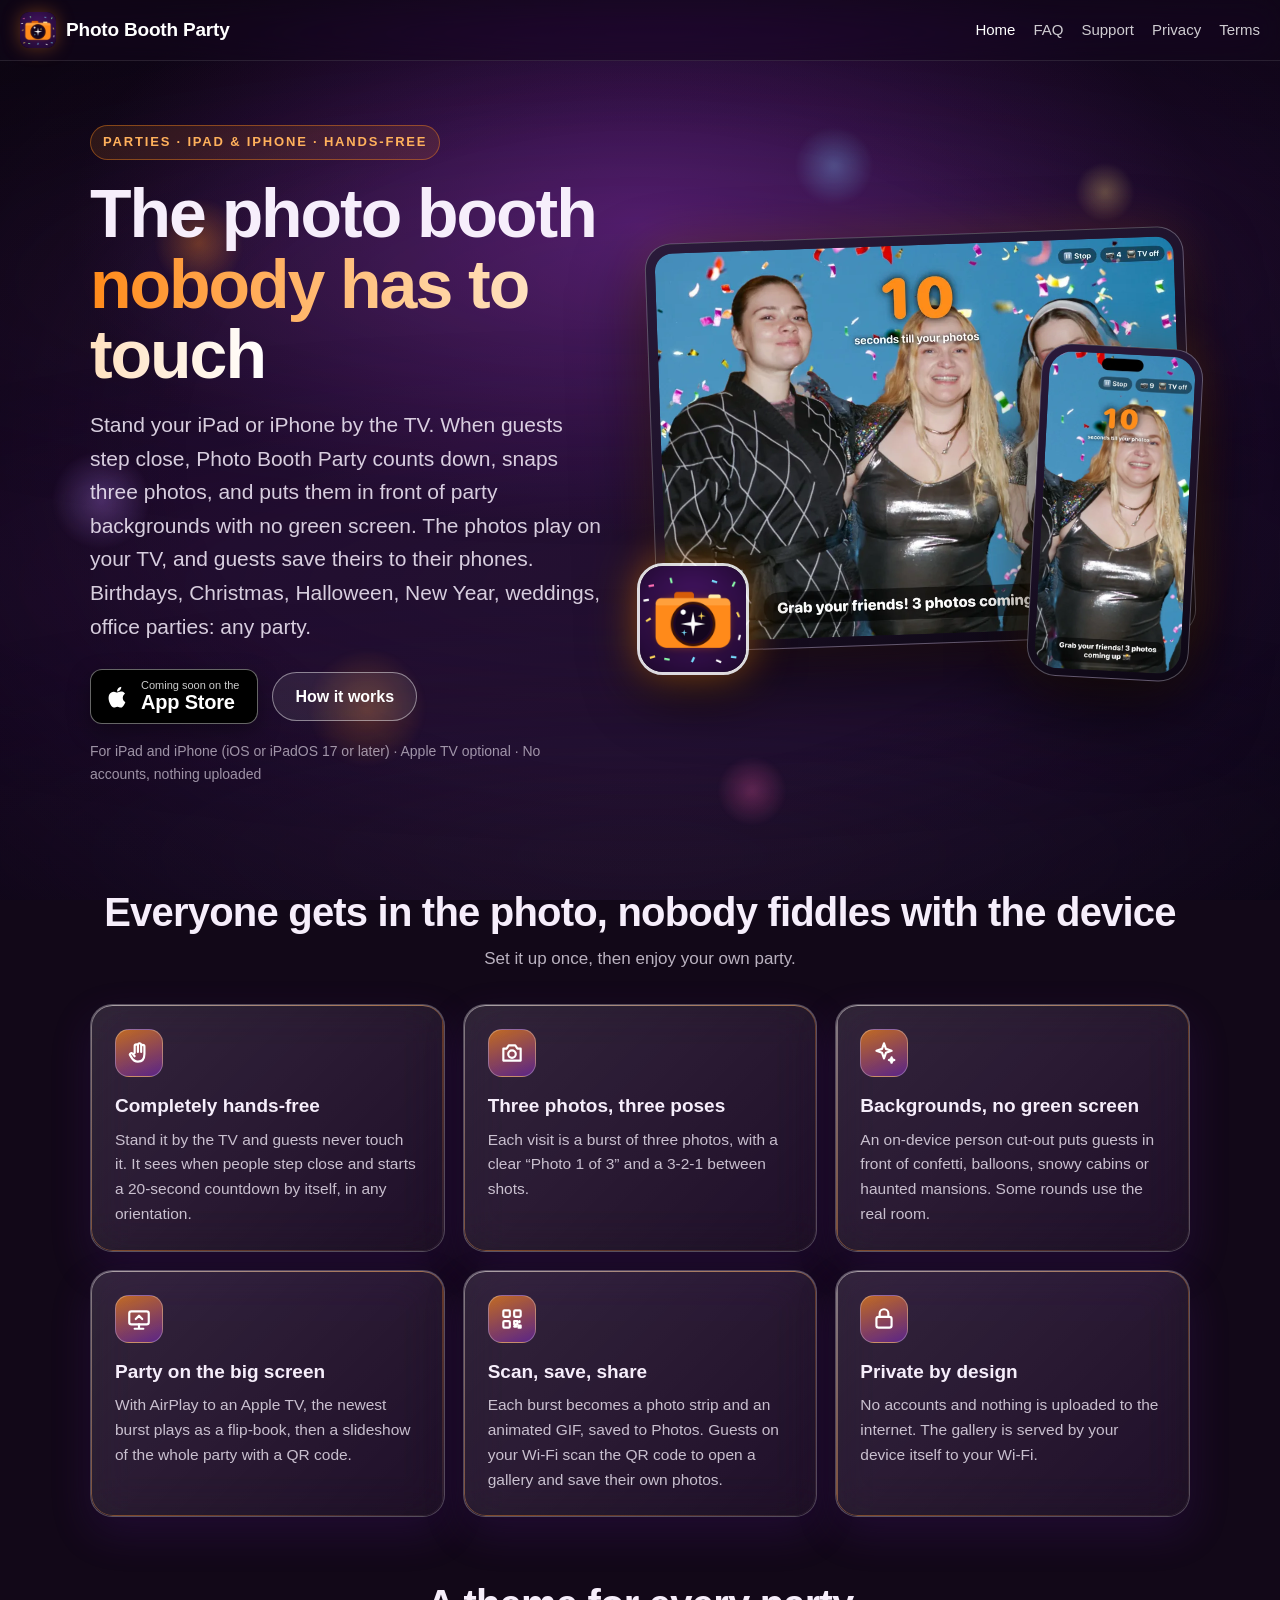
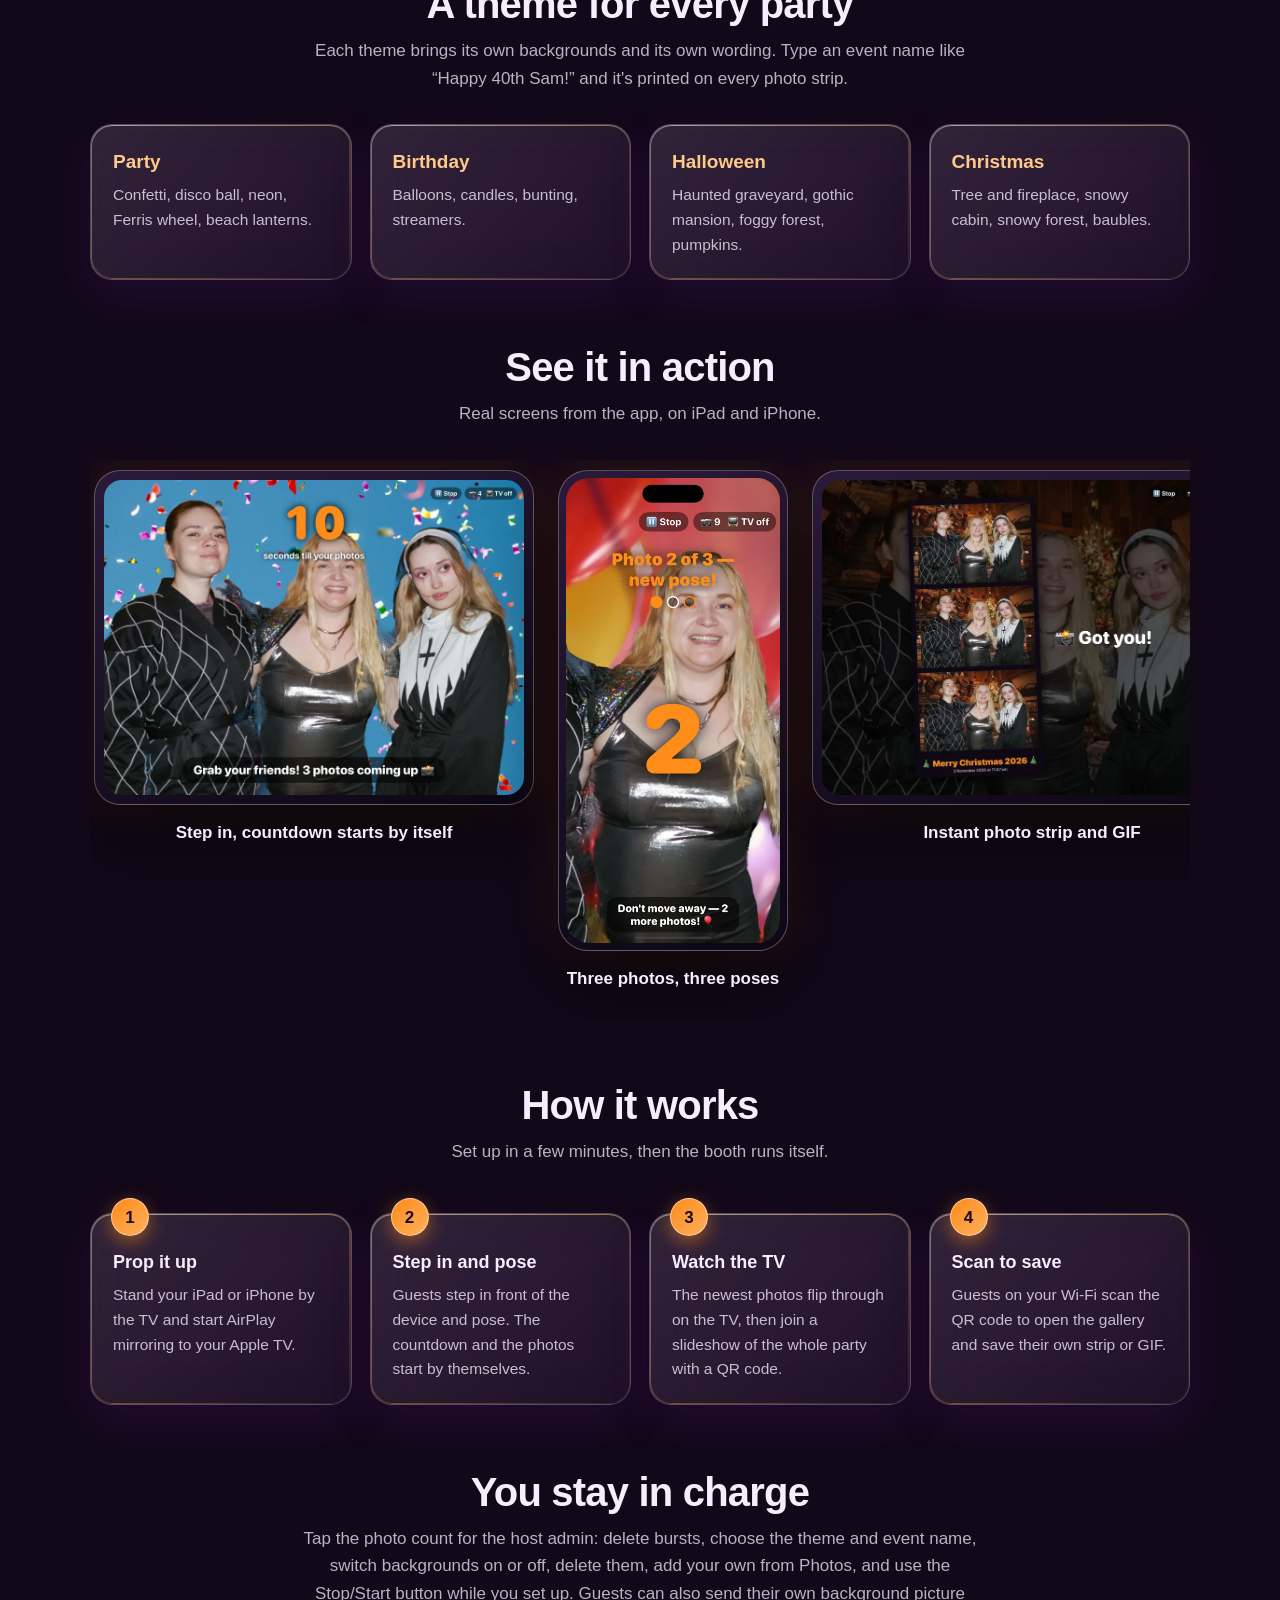
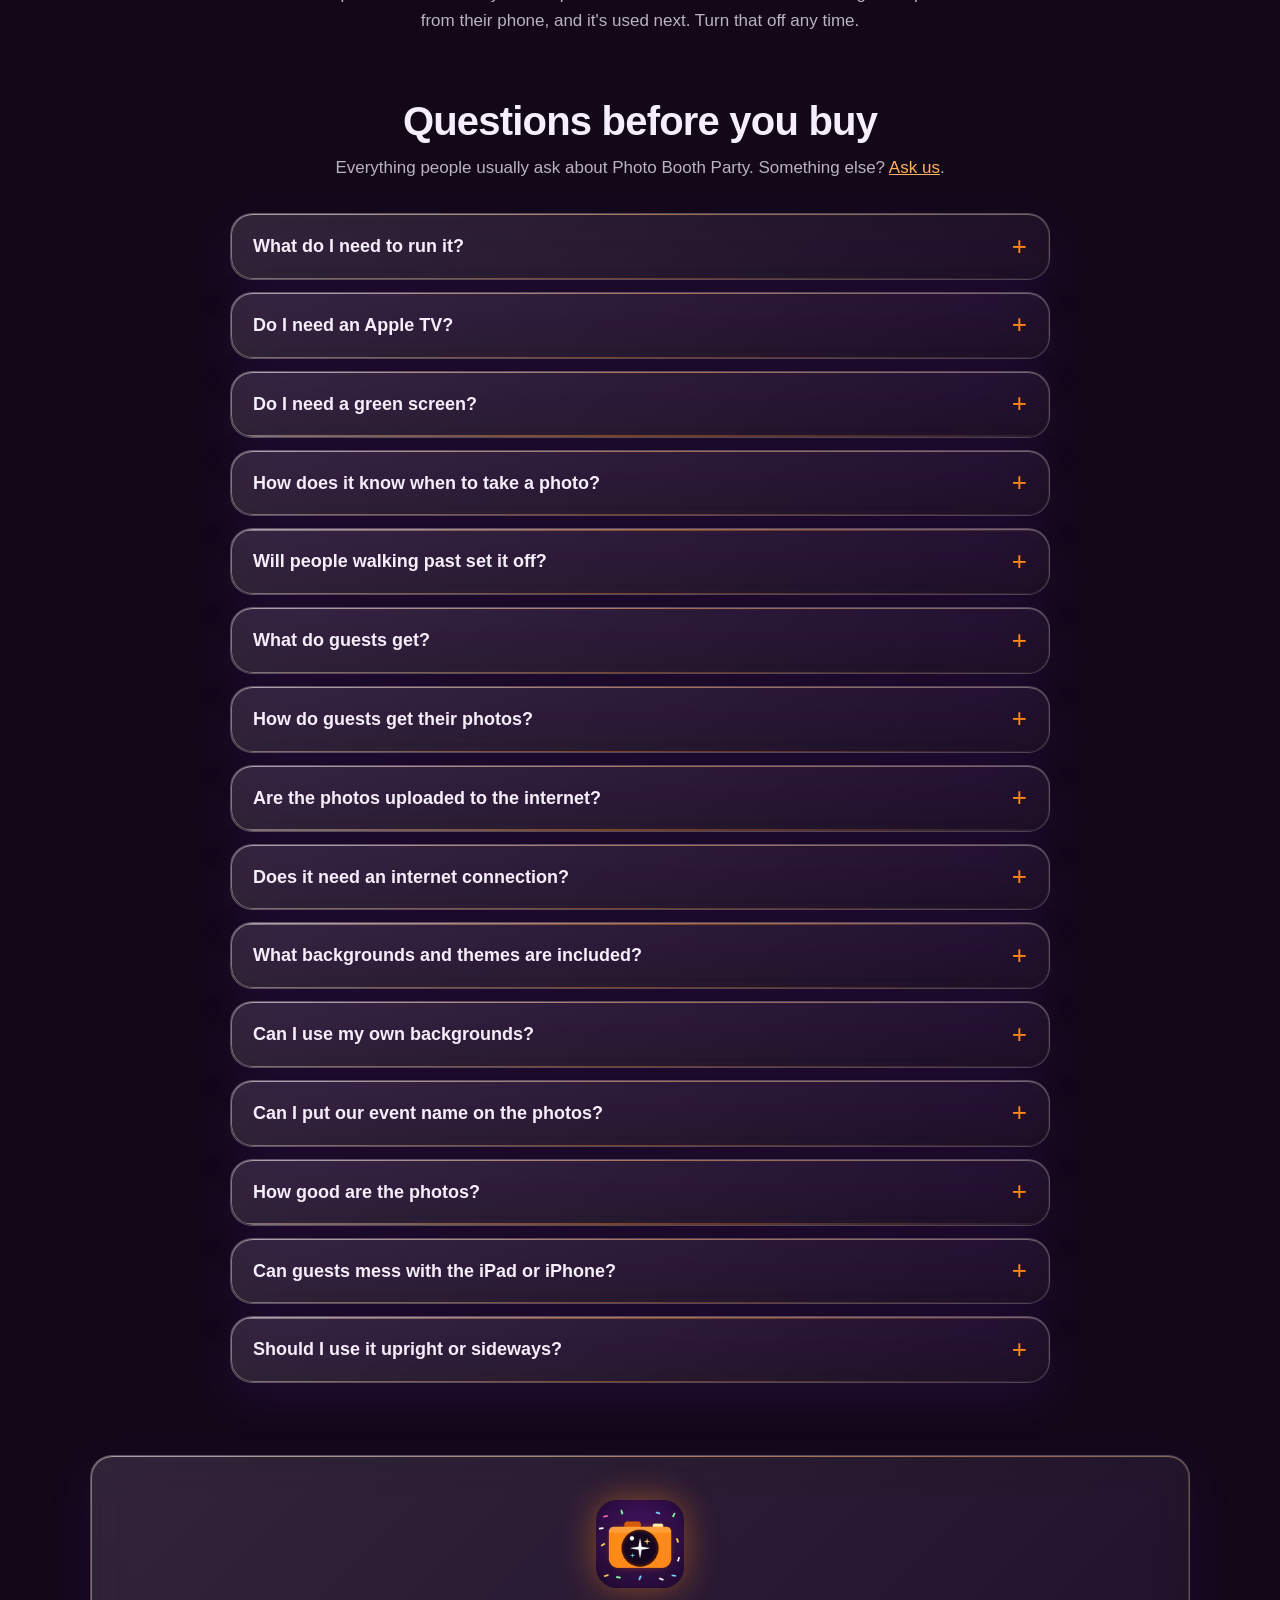
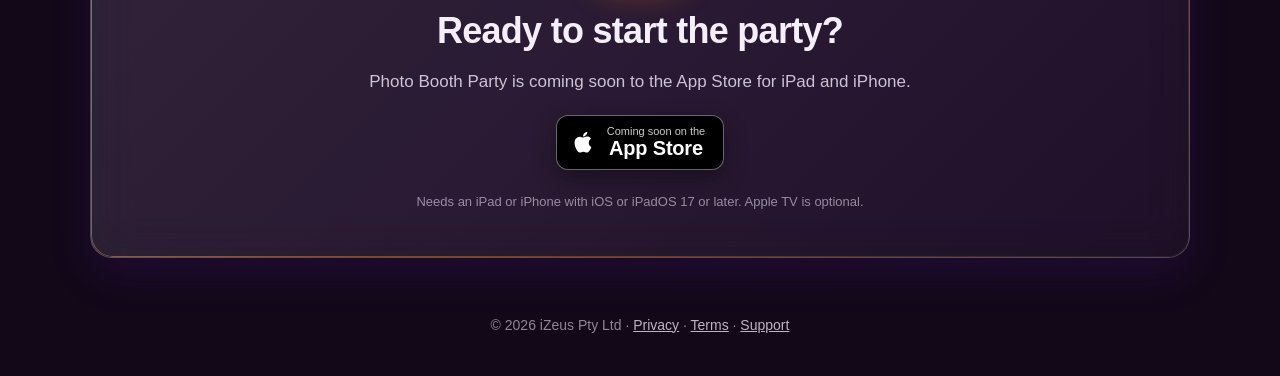
<file: index.html>
<!DOCTYPE html>
<html lang="en">
<head>
<meta charset="utf-8">
<meta name="viewport" content="width=device-width, initial-scale=1, viewport-fit=cover">
<title>Photo Booth Party: Hands-Free Photo Booth for iPad and iPhone</title>
<meta name="description" content="A hands-free party photo booth for iPad and iPhone. Stand it by the TV and guests just step in: countdown, three photos, fun backgrounds with no green screen, and the results on your TV.">
<meta name="theme-color" content="#120818">
<meta property="og:title" content="Photo Booth Party: Hands-Free Photo Booth for iPad and iPhone">
<meta property="og:description" content="A hands-free party photo booth for iPad and iPhone. Stand it by the TV and guests just step in: countdown, three photos, fun backgrounds with no green screen, and the results on your TV.">
<meta property="og:image" content="https://photoboothparty.izeus.org/assets/icon-512.png">
<link rel="icon" type="image/png" sizes="32x32" href="assets/icon-32.png">
<link rel="icon" type="image/png" sizes="512x512" href="assets/icon-512.png">
<link rel="apple-touch-icon" href="assets/icon-180.png">
<link rel="stylesheet" href="assets/style.css?v=mvyt03xp">
</head>
<body>
<div class="bg" aria-hidden="true">
  <div class="glow"></div>
  <div class="orb o1"></div><div class="orb o2"></div><div class="orb o3"></div><div class="orb o4"></div><div class="orb o5"></div><div class="orb o6"></div><div class="orb o7"></div>
  <div class="fog f1"></div><div class="fog f2"></div><div class="fog f3"></div>
  <div class="vignette"></div>
</div>
<header class="nav">
  <a class="brand" href="index.html"><img src="assets/icon-180.png" alt="" width="36" height="36"><span>Photo Booth Party</span></a>
  <nav class="nav-links"><a href="index.html" aria-current="page">Home</a><a href="index.html#faq">FAQ</a><a href="support.html">Support</a><a href="privacy.html">Privacy</a><a href="terms.html">Terms</a></nav>
</header>
<main class="wrap wide">
<section class="pitch">
  <div>
    <span class="eyebrow">Parties &middot; iPad &amp; iPhone &middot; Hands-free</span>
    <h1>The photo booth <span class="grad">nobody has to touch</span></h1>
    <p class="lead">Stand your iPad or iPhone by the TV. When guests step close, Photo Booth Party counts down, snaps three photos, and puts them in front of party backgrounds with no green screen. The photos play on your TV, and guests save theirs to their phones. Birthdays, Christmas, Halloween, New Year, weddings, office parties: any party.</p>
    <div class="cta-row">
      <a class="store" data-store href="#get"><svg viewBox="0 0 24 24" aria-hidden="true"><path d="M16.4 12.6c0-2.4 2-3.6 2.1-3.7-1.1-1.7-2.9-1.9-3.5-1.9-1.5-.2-2.9.9-3.7.9-.8 0-1.9-.9-3.2-.8-1.6 0-3.1 1-4 2.4-1.7 3-.4 7.4 1.2 9.8.8 1.2 1.8 2.5 3 2.4 1.2 0 1.7-.8 3.1-.8 1.5 0 1.9.8 3.2.8 1.3 0 2.1-1.2 2.9-2.4.9-1.4 1.3-2.7 1.3-2.8-.1 0-2.4-.9-2.4-3.9zM14 5.5c.7-.8 1.1-1.9 1-3-1 0-2.1.7-2.8 1.5-.6.7-1.2 1.8-1 2.9 1.1.1 2.1-.6 2.8-1.4z"/></svg><span><small data-store-label>Coming soon on the</small><b>App Store</b></span></a>
      <a class="btn btn-ghost" href="#how">How it works</a>
    </div>
    <p class="meta">For iPad and iPhone (iOS or iPadOS 17 or later) &middot; Apple TV optional &middot; No accounts, nothing uploaded</p>
  </div>
  <div class="pitch-art">
    <div class="frame"><img src="assets/shots/ipad-1.webp" alt="Photo Booth Party on iPad: guests in front of a party background with the countdown running" width="900" height="675"></div>
    <div class="pitch-phone"><div class="frame phone"><img src="assets/shots/phone-1.webp" alt="Photo Booth Party on iPhone showing the same party countdown" width="420" height="913"></div></div>
    <img class="pitch-logo" src="assets/icon-512.png" alt="Photo Booth Party app icon" width="120" height="120">
  </div>
</section>

<section id="features">
  <h2 class="section-title">Everyone gets in the photo, nobody fiddles with the device</h2>
  <p class="section-sub">Set it up once, then enjoy your own party.</p>
  <div class="features">
    <div class="feature glass"><div class="icon"><svg viewBox="0 0 24 24" aria-hidden="true"><path d="M8 12V5.5a1.5 1.5 0 0 1 3 0V11M11 10V4.5a1.5 1.5 0 0 1 3 0V11M14 10V6a1.5 1.5 0 0 1 3 0v7c0 4-2 7-6 7-3 0-4.5-1.5-6-4l-1.5-2.5A1.5 1.5 0 0 1 6 12.5L8 15"/></svg></div><h3>Completely hands-free</h3><p>Stand it by the TV and guests never touch it. It sees when people step close and starts a 20-second countdown by itself, in any orientation.</p></div>
    <div class="feature glass"><div class="icon"><svg viewBox="0 0 24 24" aria-hidden="true"><path d="M4 8h3l2-3h6l2 3h3v11H4z"/><circle cx="12" cy="13" r="3.5"/></svg></div><h3>Three photos, three poses</h3><p>Each visit is a burst of three photos, with a clear &ldquo;Photo 1 of 3&rdquo; and a 3-2-1 between shots.</p></div>
    <div class="feature glass"><div class="icon"><svg viewBox="0 0 24 24" aria-hidden="true"><path d="M12 3l1.8 5.2L19 10l-5.2 1.8L12 17l-1.8-5.2L5 10l5.2-1.8z"/><path d="M19 16l.7 1.8 1.8.7-1.8.7L19 21l-.7-1.8-1.8-.7 1.8-.7z"/></svg></div><h3>Backgrounds, no green screen</h3><p>An on-device person cut-out puts guests in front of confetti, balloons, snowy cabins or haunted mansions. Some rounds use the real room.</p></div>
    <div class="feature glass"><div class="icon"><svg viewBox="0 0 24 24" aria-hidden="true"><rect x="3" y="5" width="18" height="12" rx="2"/><path d="M8 21h8M12 17v4M9 12l3-3 3 3"/></svg></div><h3>Party on the big screen</h3><p>With AirPlay to an Apple TV, the newest burst plays as a flip-book, then a slideshow of the whole party with a QR code.</p></div>
    <div class="feature glass"><div class="icon"><svg viewBox="0 0 24 24" aria-hidden="true"><rect x="4" y="4" width="6" height="6" rx="1"/><rect x="14" y="4" width="6" height="6" rx="1"/><rect x="4" y="14" width="6" height="6" rx="1"/><path d="M14 14h3v3h-3zM19 14v1M14 19h2M18 18h2v2h-2z"/></svg></div><h3>Scan, save, share</h3><p>Each burst becomes a photo strip and an animated GIF, saved to Photos. Guests on your Wi-Fi scan the QR code to open a gallery and save their own photos.</p></div>
    <div class="feature glass"><div class="icon"><svg viewBox="0 0 24 24" aria-hidden="true"><rect x="5" y="10" width="14" height="10" rx="2"/><path d="M8 10V7a4 4 0 0 1 8 0v3"/></svg></div><h3>Private by design</h3><p>No accounts and nothing is uploaded to the internet. The gallery is served by your device itself to your Wi-Fi.</p></div>
  </div>
</section>

<section id="themes">
  <h2 class="section-title">A theme for every party</h2>
  <p class="section-sub">Each theme brings its own backgrounds and its own wording. Type an event name like &ldquo;Happy 40th Sam!&rdquo; and it's printed on every photo strip.</p>
  <div class="themes">
    <div class="theme glass"><h3>Party</h3><p>Confetti, disco ball, neon, Ferris wheel, beach lanterns.</p></div>
    <div class="theme glass"><h3>Birthday</h3><p>Balloons, candles, bunting, streamers.</p></div>
    <div class="theme glass"><h3>Halloween</h3><p>Haunted graveyard, gothic mansion, foggy forest, pumpkins.</p></div>
    <div class="theme glass"><h3>Christmas</h3><p>Tree and fireplace, snowy cabin, snowy forest, baubles.</p></div>
  </div>
</section>

<section id="screens">
  <h2 class="section-title">See it in action</h2>
  <p class="section-sub">Real screens from the app, on iPad and iPhone.</p>
  <div class="shots">
    <figure class="shot ipad"><div class="frame"><img src="assets/shots/ipad-1.webp" alt="The countdown starting on iPad with a party background" width="900" height="675" loading="lazy"></div><figcaption>Step in, countdown starts by itself</figcaption></figure>
    <figure class="shot phone"><div class="frame phone"><img src="assets/shots/phone-2.webp" alt="Three photos in a burst with a Photo 1 of 3 label on iPhone" width="420" height="913" loading="lazy"></div><figcaption>Three photos, three poses</figcaption></figure>
    <figure class="shot ipad"><div class="frame"><img src="assets/shots/ipad-3.webp" alt="A Christmas photo strip on iPad" width="900" height="675" loading="lazy"></div><figcaption>Instant photo strip and GIF</figcaption></figure>
    <figure class="shot phone"><div class="frame phone"><img src="assets/shots/phone-4.webp" alt="Guests in front of a Halloween background on iPhone" width="420" height="913" loading="lazy"></div><figcaption>Pick a theme, any party</figcaption></figure>
    <figure class="shot ipad"><div class="frame"><img src="assets/shots/ipad-5.webp" alt="A big, clear countdown number on iPad" width="900" height="675" loading="lazy"></div><figcaption>Big, clear countdown</figcaption></figure>
    <figure class="shot phone"><div class="frame phone"><img src="assets/shots/phone-6.webp" alt="The host admin screen on iPhone" width="420" height="913" loading="lazy"></div><figcaption>Host admin in a tap</figcaption></figure>
    <figure class="shot ipad"><div class="frame"><img src="assets/shots/ipad-2.webp" alt="A birthday burst of three photos on iPad" width="900" height="675" loading="lazy"></div><figcaption>Birthday photos with your event name</figcaption></figure>
  </div>
</section>

<section id="how">
  <h2 class="section-title">How it works</h2>
  <p class="section-sub">Set up in a few minutes, then the booth runs itself.</p>
  <ol class="steps">
    <li class="glass"><h3>Prop it up</h3><p>Stand your iPad or iPhone by the TV and start AirPlay mirroring to your Apple TV.</p></li>
    <li class="glass"><h3>Step in and pose</h3><p>Guests step in front of the device and pose. The countdown and the photos start by themselves.</p></li>
    <li class="glass"><h3>Watch the TV</h3><p>The newest photos flip through on the TV, then join a slideshow of the whole party with a QR code.</p></li>
    <li class="glass"><h3>Scan to save</h3><p>Guests on your Wi-Fi scan the QR code to open the gallery and save their own strip or GIF.</p></li>
  </ol>
</section>

<section id="host">
  <h2 class="section-title">You stay in charge</h2>
  <p class="section-sub">Tap the photo count for the host admin: delete bursts, choose the theme and event name, switch backgrounds on or off, delete them, add your own from Photos, and use the Stop/Start button while you set up. Guests can also send their own background picture from their phone, and it's used next. Turn that off any time.</p>
</section>

<section id="faq">
  <h2 class="section-title">Questions before you buy</h2>
  <p class="section-sub">Everything people usually ask about Photo Booth Party. Something else? <a href="support.html">Ask us</a>.</p>
  <div class="faq-list">
    <details class="faq-item glass"><summary>What do I need to run it?</summary><p>An iPad or iPhone with iOS or iPadOS 17 or later. That&#x27;s it. A TV with AirPlay and home Wi-Fi make it better, but neither is required.</p></details>
    <details class="faq-item glass"><summary>Do I need an Apple TV?</summary><p>No. The booth works on its own and guests see themselves on the iPad or iPhone. If you have an Apple TV or an AirPlay-compatible smart TV, mirror to it and the photos play on the big screen as a slideshow for the whole party.</p></details>
    <details class="faq-item glass"><summary>Do I need a green screen?</summary><p>No. The app cuts people out of the camera image on the device itself and puts them in front of the background, in any room. Plain, uncluttered walls and good lighting give the cleanest edges.</p></details>
    <details class="faq-item glass"><summary>How does it know when to take a photo?</summary><p>It watches for people stepping up close. When someone is in front of it, a 20-second countdown starts, then it takes three photos with a 3-2-1 between each, so there&#x27;s time to change poses. Nobody has to press anything.</p></details>
    <details class="faq-item glass"><summary>Will people walking past set it off?</summary><p>No. It only starts when someone is standing close, roughly within a couple of metres, and fills a good part of the picture. Guests across the room don&#x27;t trigger it, and if everyone walks away the countdown cancels.</p></details>
    <details class="faq-item glass"><summary>What do guests get?</summary><p>Each turn makes three full-size photos, a classic photo strip with your event name on it, and an animated GIF. Everything is saved to your device&#x27;s Photos library.</p></details>
    <details class="faq-item glass"><summary>How do guests get their photos?</summary><p>A QR code appears on the TV. Guests on your Wi-Fi scan it with their phone camera and a gallery opens in their browser, where they save their strip, GIF or photos. They don&#x27;t need to download an app or sign up.</p></details>
    <details class="faq-item glass"><summary>Are the photos uploaded to the internet?</summary><p>No. There are no accounts, no cloud and no tracking. The gallery is served by your iPad or iPhone over your own Wi-Fi, so only people on your network can see it, and only while the app is open. You can delete any photo at any time.</p></details>
    <details class="faq-item glass"><summary>Does it need an internet connection?</summary><p>No. The booth, the TV slideshow and the guest gallery all work without internet. The gallery just needs guests&#x27; phones on the same Wi-Fi network as your device.</p></details>
    <details class="faq-item glass"><summary>What backgrounds and themes are included?</summary><p>Four themes: Party (confetti, disco ball, neon, Ferris wheel), Birthday (balloons, candles, bunting), Halloween (haunted graveyard, gothic mansion, foggy forest, pumpkins) and Christmas (tree and fireplace, snowy cabin, snowy forest). Each theme has its own on-screen wording, and some turns keep the real room for a mix.</p></details>
    <details class="faq-item glass"><summary>Can I use my own backgrounds?</summary><p>Yes. Add any picture from your Photos library, like a holiday snap, a team logo or the birthday person&#x27;s baby photo, and switch any background on or off. You can also let guests send a background from their phone, and it&#x27;s used for the next photo. That&#x27;s off until you turn it on.</p></details>
    <details class="faq-item glass"><summary>Can I put our event name on the photos?</summary><p>Yes. Type a name such as “Happy 40th Sam!” or “Smith Wedding 2026” and it&#x27;s printed at the bottom of every photo strip.</p></details>
    <details class="faq-item glass"><summary>How good are the photos?</summary><p>The booth takes real photos at the full resolution of your device&#x27;s front camera, not frames from a video. Newer iPads and iPhones have sharper, better low-light cameras, so the newer the device the better the photos. A well-lit spot helps more than anything.</p></details>
    <details class="faq-item glass"><summary>Can guests mess with the iPad or iPhone?</summary><p>They never need to touch it. To stop anyone leaving the app, turn on Guided Access in Settings › Accessibility before the party. You can pause the booth with the Stop button while you set up, and open the host screen by tapping the photo count.</p></details>
    <details class="faq-item glass"><summary>Should I use it upright or sideways?</summary><p>Either works. Sideways (landscape) fits groups best and suits a TV; upright works well for one or two people. Keep the device plugged in. The screen stays on for the whole party, so it uses more battery than usual.</p></details>
  </div>
</section>

<script type="application/ld+json">{"@context": "https://schema.org", "@type": "FAQPage", "mainEntity": [{"@type": "Question", "name": "What do I need to run it?", "acceptedAnswer": {"@type": "Answer", "text": "An iPad or iPhone with iOS or iPadOS 17 or later. That's it. A TV with AirPlay and home Wi-Fi make it better, but neither is required."}}, {"@type": "Question", "name": "Do I need an Apple TV?", "acceptedAnswer": {"@type": "Answer", "text": "No. The booth works on its own and guests see themselves on the iPad or iPhone. If you have an Apple TV or an AirPlay-compatible smart TV, mirror to it and the photos play on the big screen as a slideshow for the whole party."}}, {"@type": "Question", "name": "Do I need a green screen?", "acceptedAnswer": {"@type": "Answer", "text": "No. The app cuts people out of the camera image on the device itself and puts them in front of the background, in any room. Plain, uncluttered walls and good lighting give the cleanest edges."}}, {"@type": "Question", "name": "How does it know when to take a photo?", "acceptedAnswer": {"@type": "Answer", "text": "It watches for people stepping up close. When someone is in front of it, a 20-second countdown starts, then it takes three photos with a 3-2-1 between each, so there's time to change poses. Nobody has to press anything."}}, {"@type": "Question", "name": "Will people walking past set it off?", "acceptedAnswer": {"@type": "Answer", "text": "No. It only starts when someone is standing close, roughly within a couple of metres, and fills a good part of the picture. Guests across the room don't trigger it, and if everyone walks away the countdown cancels."}}, {"@type": "Question", "name": "What do guests get?", "acceptedAnswer": {"@type": "Answer", "text": "Each turn makes three full-size photos, a classic photo strip with your event name on it, and an animated GIF. Everything is saved to your device's Photos library."}}, {"@type": "Question", "name": "How do guests get their photos?", "acceptedAnswer": {"@type": "Answer", "text": "A QR code appears on the TV. Guests on your Wi-Fi scan it with their phone camera and a gallery opens in their browser, where they save their strip, GIF or photos. They don't need to download an app or sign up."}}, {"@type": "Question", "name": "Are the photos uploaded to the internet?", "acceptedAnswer": {"@type": "Answer", "text": "No. There are no accounts, no cloud and no tracking. The gallery is served by your iPad or iPhone over your own Wi-Fi, so only people on your network can see it, and only while the app is open. You can delete any photo at any time."}}, {"@type": "Question", "name": "Does it need an internet connection?", "acceptedAnswer": {"@type": "Answer", "text": "No. The booth, the TV slideshow and the guest gallery all work without internet. The gallery just needs guests' phones on the same Wi-Fi network as your device."}}, {"@type": "Question", "name": "What backgrounds and themes are included?", "acceptedAnswer": {"@type": "Answer", "text": "Four themes: Party (confetti, disco ball, neon, Ferris wheel), Birthday (balloons, candles, bunting), Halloween (haunted graveyard, gothic mansion, foggy forest, pumpkins) and Christmas (tree and fireplace, snowy cabin, snowy forest). Each theme has its own on-screen wording, and some turns keep the real room for a mix."}}, {"@type": "Question", "name": "Can I use my own backgrounds?", "acceptedAnswer": {"@type": "Answer", "text": "Yes. Add any picture from your Photos library, like a holiday snap, a team logo or the birthday person's baby photo, and switch any background on or off. You can also let guests send a background from their phone, and it's used for the next photo. That's off until you turn it on."}}, {"@type": "Question", "name": "Can I put our event name on the photos?", "acceptedAnswer": {"@type": "Answer", "text": "Yes. Type a name such as “Happy 40th Sam!” or “Smith Wedding 2026” and it's printed at the bottom of every photo strip."}}, {"@type": "Question", "name": "How good are the photos?", "acceptedAnswer": {"@type": "Answer", "text": "The booth takes real photos at the full resolution of your device's front camera, not frames from a video. Newer iPads and iPhones have sharper, better low-light cameras, so the newer the device the better the photos. A well-lit spot helps more than anything."}}, {"@type": "Question", "name": "Can guests mess with the iPad or iPhone?", "acceptedAnswer": {"@type": "Answer", "text": "They never need to touch it. To stop anyone leaving the app, turn on Guided Access in Settings › Accessibility before the party. You can pause the booth with the Stop button while you set up, and open the host screen by tapping the photo count."}}, {"@type": "Question", "name": "Should I use it upright or sideways?", "acceptedAnswer": {"@type": "Answer", "text": "Either works. Sideways (landscape) fits groups best and suits a TV; upright works well for one or two people. Keep the device plugged in. The screen stays on for the whole party, so it uses more battery than usual."}}]}</script>

<section id="get">
  <div class="band glass">
    <img src="assets/icon-512.png" alt="" width="88" height="88">
    <h2>Ready to start the party?</h2>
    <p data-store-text>Photo Booth Party is coming soon to the App Store for iPad and iPhone.</p>
    <a class="store" data-store href="#get"><svg viewBox="0 0 24 24" aria-hidden="true"><path d="M16.4 12.6c0-2.4 2-3.6 2.1-3.7-1.1-1.7-2.9-1.9-3.5-1.9-1.5-.2-2.9.9-3.7.9-.8 0-1.9-.9-3.2-.8-1.6 0-3.1 1-4 2.4-1.7 3-.4 7.4 1.2 9.8.8 1.2 1.8 2.5 3 2.4 1.2 0 1.7-.8 3.1-.8 1.5 0 1.9.8 3.2.8 1.3 0 2.1-1.2 2.9-2.4.9-1.4 1.3-2.7 1.3-2.8-.1 0-2.4-.9-2.4-3.9zM14 5.5c.7-.8 1.1-1.9 1-3-1 0-2.1.7-2.8 1.5-.6.7-1.2 1.8-1 2.9 1.1.1 2.1-.6 2.8-1.4z"/></svg><span><small data-store-label>Coming soon on the</small><b>App Store</b></span></a>
    <p class="fine">Needs an iPad or iPhone with iOS or iPadOS 17 or later. Apple TV is optional.</p>
  </div>
</section>
</main>
<footer class="foot">&copy; 2026 iZeus Pty Ltd &middot; <a href="privacy.html">Privacy</a> &middot; <a href="terms.html">Terms</a> &middot; <a href="support.html">Support</a></footer>
<script src="assets/site.js?v=mvyt03xp"></script>
</body>
</html>
</file>
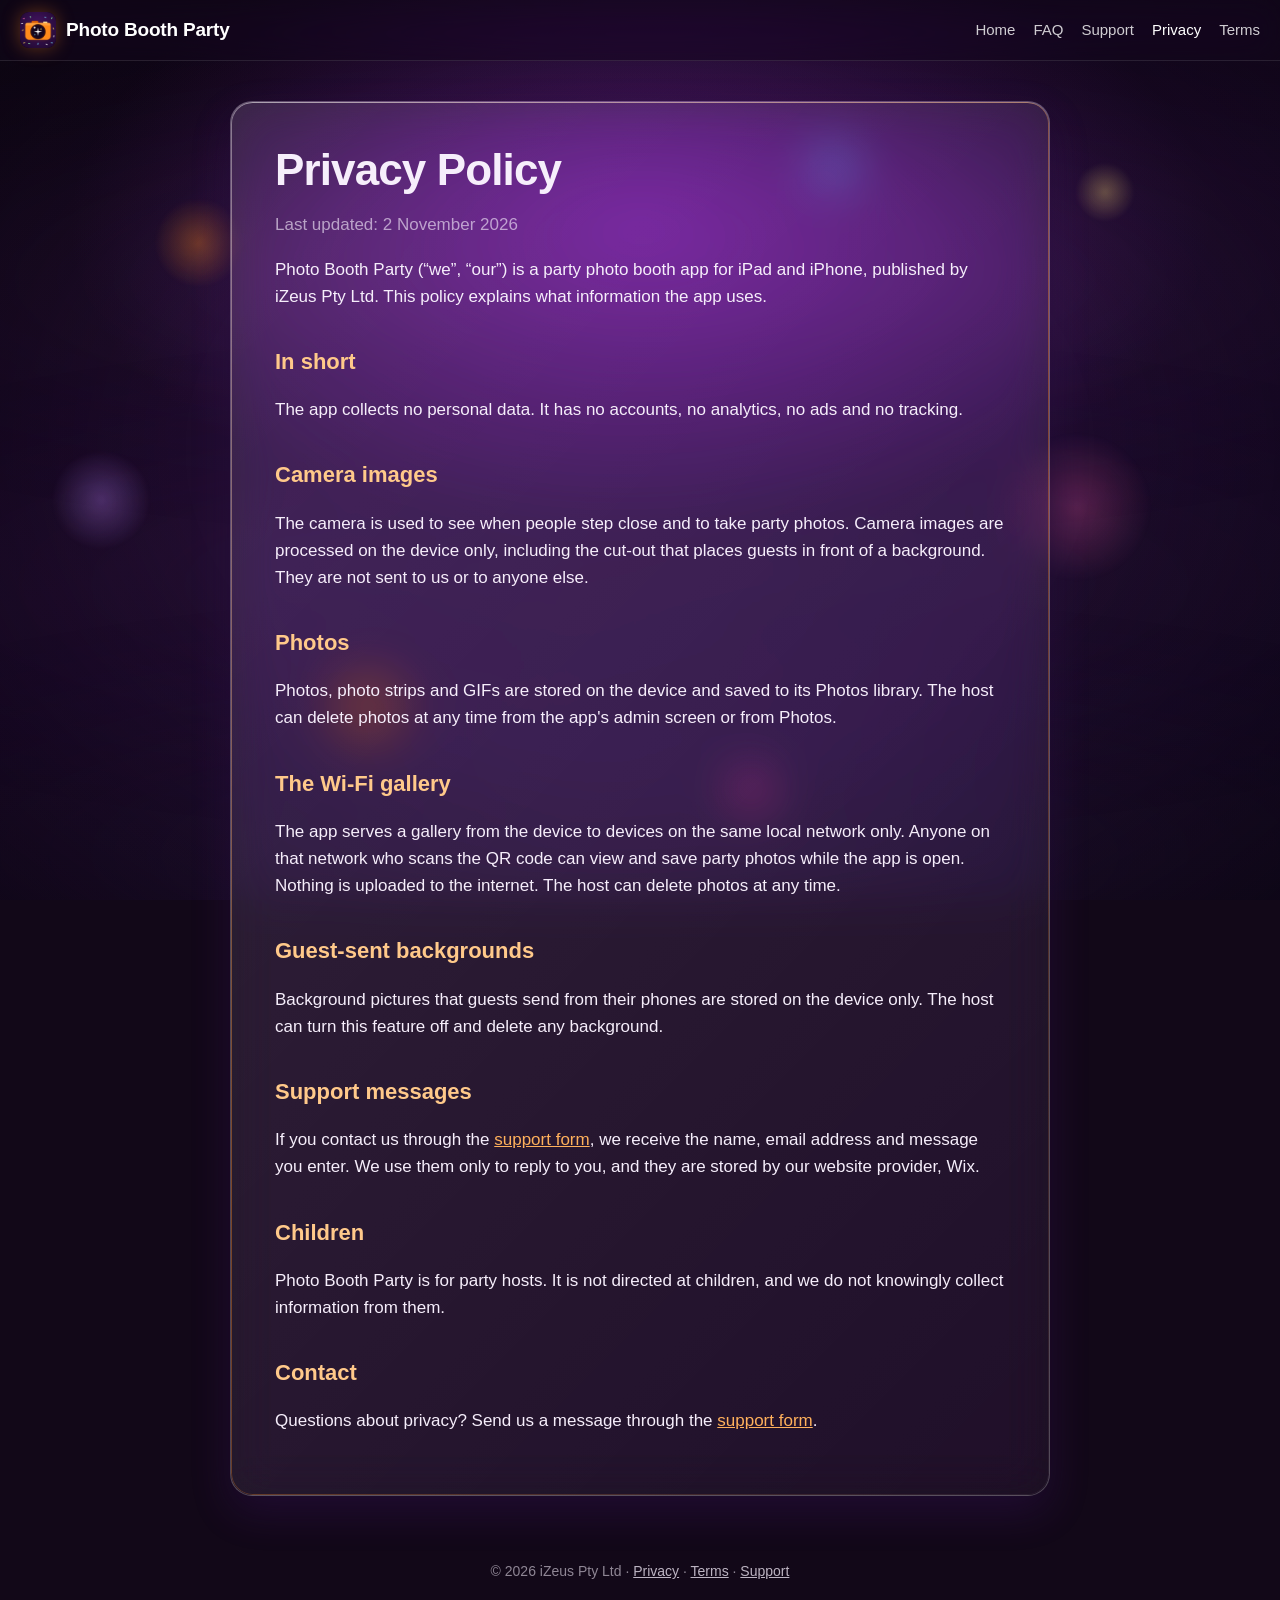
<file: privacy.html>
<!DOCTYPE html>
<html lang="en">
<head>
<meta charset="utf-8">
<meta name="viewport" content="width=device-width, initial-scale=1, viewport-fit=cover">
<title>Photo Booth Party Privacy Policy</title>
<meta name="description" content="How the Photo Booth Party app handles information.">
<meta name="theme-color" content="#120818">
<meta property="og:title" content="Photo Booth Party Privacy Policy">
<meta property="og:description" content="How the Photo Booth Party app handles information.">
<meta property="og:image" content="https://photoboothparty.izeus.org/assets/icon-512.png">
<link rel="icon" type="image/png" sizes="32x32" href="assets/icon-32.png">
<link rel="icon" type="image/png" sizes="512x512" href="assets/icon-512.png">
<link rel="apple-touch-icon" href="assets/icon-180.png">
<link rel="stylesheet" href="assets/style.css?v=mvyt03xp">
</head>
<body>
<div class="bg" aria-hidden="true">
  <div class="glow"></div>
  <div class="orb o1"></div><div class="orb o2"></div><div class="orb o3"></div><div class="orb o4"></div><div class="orb o5"></div><div class="orb o6"></div><div class="orb o7"></div>
  <div class="fog f1"></div><div class="fog f2"></div><div class="fog f3"></div>
  <div class="vignette"></div>
</div>
<header class="nav">
  <a class="brand" href="index.html"><img src="assets/icon-180.png" alt="" width="36" height="36"><span>Photo Booth Party</span></a>
  <nav class="nav-links"><a href="index.html">Home</a><a href="index.html#faq">FAQ</a><a href="support.html">Support</a><a href="privacy.html" aria-current="page">Privacy</a><a href="terms.html">Terms</a></nav>
</header>
<main class="wrap"><article class="doc glass">
<h1>Privacy Policy</h1>
<p class="muted">Last updated: 2 November 2026</p>
<p>Photo Booth Party (&ldquo;we&rdquo;, &ldquo;our&rdquo;) is a party photo booth app for iPad and iPhone, published by iZeus Pty Ltd. This policy explains what information the app uses.</p>

<h2>In short</h2>
<p>The app collects no personal data. It has no accounts, no analytics, no ads and no tracking.</p>

<h2>Camera images</h2>
<p>The camera is used to see when people step close and to take party photos. Camera images are processed on the device only, including the cut-out that places guests in front of a background. They are not sent to us or to anyone else.</p>

<h2>Photos</h2>
<p>Photos, photo strips and GIFs are stored on the device and saved to its Photos library. The host can delete photos at any time from the app's admin screen or from Photos.</p>

<h2>The Wi-Fi gallery</h2>
<p>The app serves a gallery from the device to devices on the same local network only. Anyone on that network who scans the QR code can view and save party photos while the app is open. Nothing is uploaded to the internet. The host can delete photos at any time.</p>

<h2>Guest-sent backgrounds</h2>
<p>Background pictures that guests send from their phones are stored on the device only. The host can turn this feature off and delete any background.</p>

<h2>Support messages</h2>
<p>If you contact us through the <a href="support.html#contact">support form</a>, we receive the name, email address and message you enter. We use them only to reply to you, and they are stored by our website provider, Wix.</p>

<h2>Children</h2>
<p>Photo Booth Party is for party hosts. It is not directed at children, and we do not knowingly collect information from them.</p>

<h2>Contact</h2>
<p>Questions about privacy? Send us a message through the <a href="support.html#contact">support form</a>.</p>
</article></main>
<footer class="foot">&copy; 2026 iZeus Pty Ltd &middot; <a href="privacy.html">Privacy</a> &middot; <a href="terms.html">Terms</a> &middot; <a href="support.html">Support</a></footer>
</body>
</html>
</file>
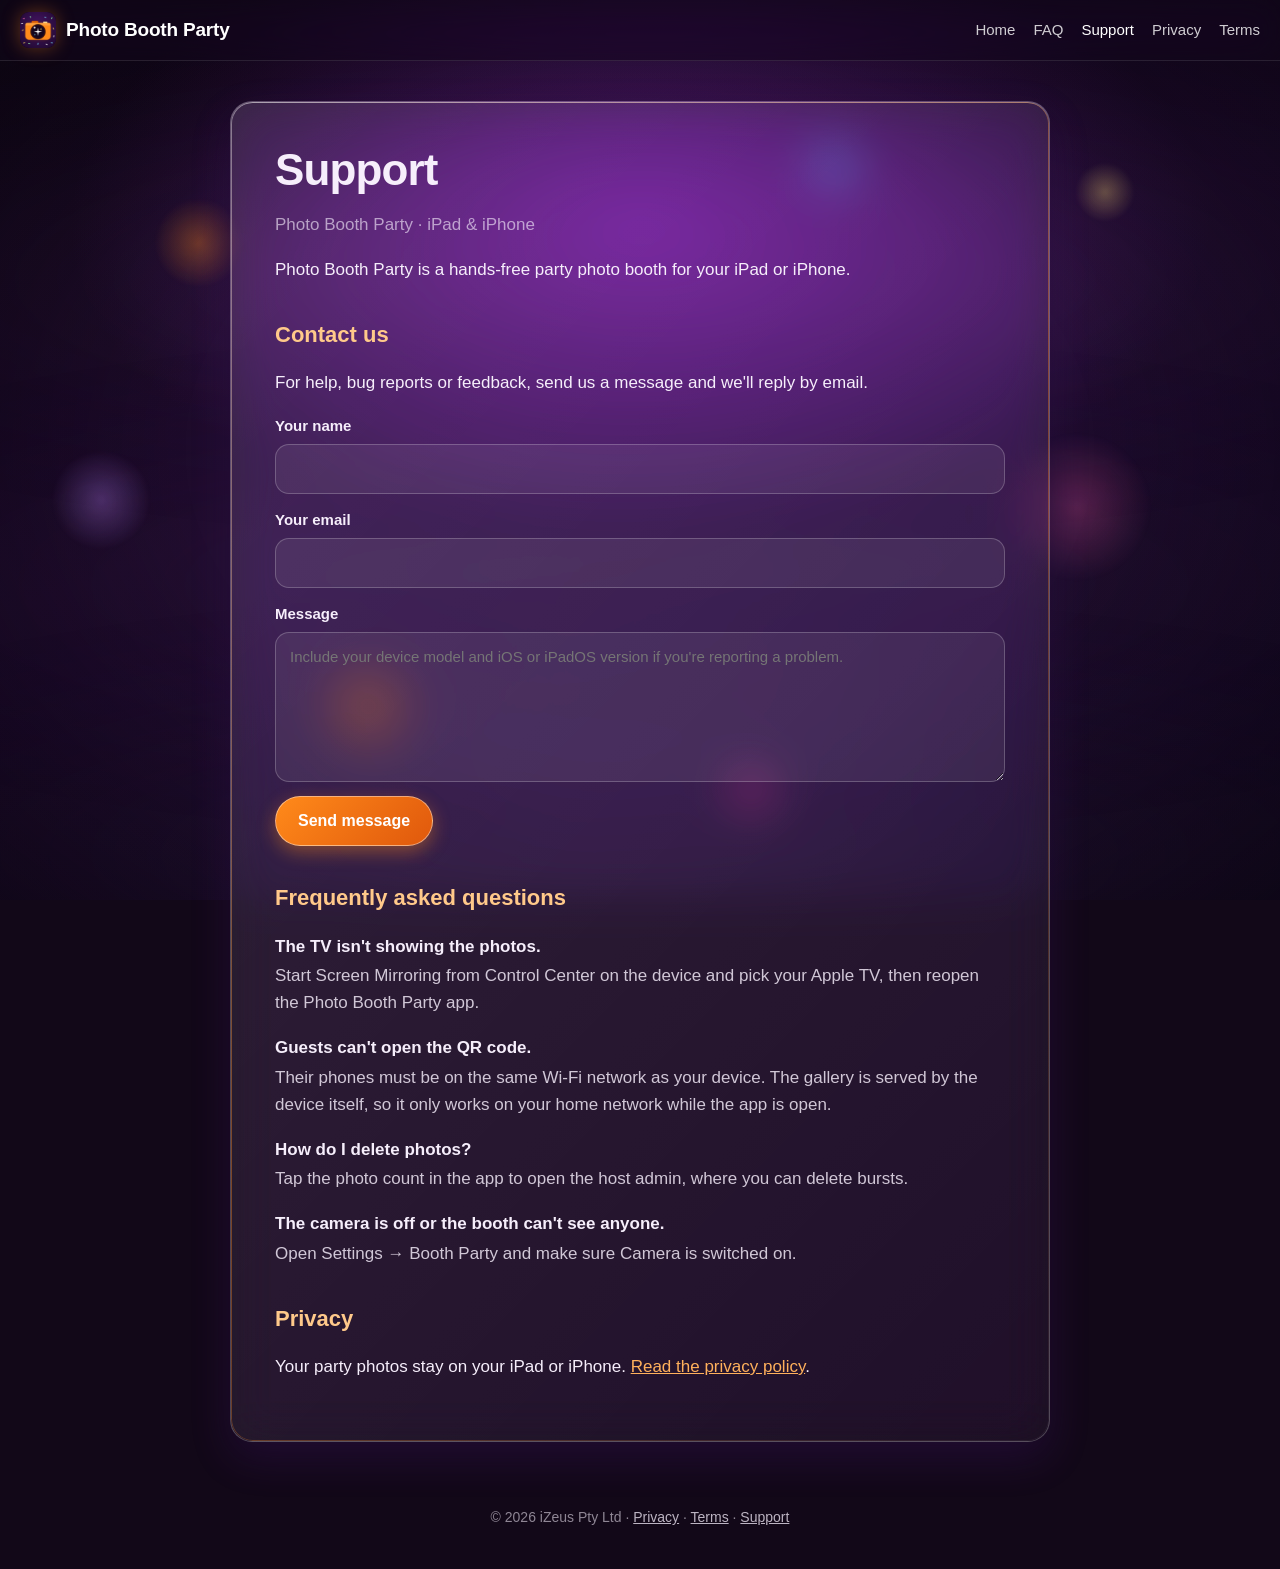
<file: support.html>
<!DOCTYPE html>
<html lang="en">
<head>
<meta charset="utf-8">
<meta name="viewport" content="width=device-width, initial-scale=1, viewport-fit=cover">
<title>Photo Booth Party Support</title>
<meta name="description" content="Help, FAQ and contact form for the Photo Booth Party app on iPad and iPhone.">
<meta name="theme-color" content="#120818">
<meta property="og:title" content="Photo Booth Party Support">
<meta property="og:description" content="Help, FAQ and contact form for the Photo Booth Party app on iPad and iPhone.">
<meta property="og:image" content="https://photoboothparty.izeus.org/assets/icon-512.png">
<link rel="icon" type="image/png" sizes="32x32" href="assets/icon-32.png">
<link rel="icon" type="image/png" sizes="512x512" href="assets/icon-512.png">
<link rel="apple-touch-icon" href="assets/icon-180.png">
<link rel="stylesheet" href="assets/style.css?v=mvyt03xp">
</head>
<body>
<div class="bg" aria-hidden="true">
  <div class="glow"></div>
  <div class="orb o1"></div><div class="orb o2"></div><div class="orb o3"></div><div class="orb o4"></div><div class="orb o5"></div><div class="orb o6"></div><div class="orb o7"></div>
  <div class="fog f1"></div><div class="fog f2"></div><div class="fog f3"></div>
  <div class="vignette"></div>
</div>
<header class="nav">
  <a class="brand" href="index.html"><img src="assets/icon-180.png" alt="" width="36" height="36"><span>Photo Booth Party</span></a>
  <nav class="nav-links"><a href="index.html">Home</a><a href="index.html#faq">FAQ</a><a href="support.html" aria-current="page">Support</a><a href="privacy.html">Privacy</a><a href="terms.html">Terms</a></nav>
</header>
<main class="wrap"><article class="doc glass">
<h1>Support</h1>
<p class="muted">Photo Booth Party &middot; iPad &amp; iPhone</p>
<p>Photo Booth Party is a hands-free party photo booth for your iPad or iPhone.</p>

<h2 id="contact">Contact us</h2>
<p>For help, bug reports or feedback, send us a message and we'll reply by email.</p>
<p class="notice ok" id="sent" role="status" hidden>Thanks! Your message has been sent. We'll reply by email.</p>
<p class="notice err" id="error" role="alert" hidden></p>
<form class="contact" method="post" action="https://www.izeus.org/_functions/support">
  <input type="hidden" name="app" value="PhotoBoothParty">
  <input type="hidden" name="return" value="https://photoboothparty.izeus.org/support.html">
  <label>Your name<input name="name" required maxlength="80" autocomplete="name"></label>
  <label>Your email<input name="email" type="email" required maxlength="120" autocomplete="email"></label>
  <label>Message<textarea name="message" required minlength="5" maxlength="4000" placeholder="Include your device model and iOS or iPadOS version if you're reporting a problem."></textarea></label>
  <div class="hp" aria-hidden="true"><label>Leave this empty<input name="website" tabindex="-1" autocomplete="off"></label></div>
  <button class="btn" type="submit">Send message</button>
</form>

<h2>Frequently asked questions</h2>
<p class="faq-q">The TV isn't showing the photos.</p>
<p class="faq-a">Start Screen Mirroring from Control Center on the device and pick your Apple TV, then reopen the Photo Booth Party app.</p>
<p class="faq-q">Guests can't open the QR code.</p>
<p class="faq-a">Their phones must be on the same Wi-Fi network as your device. The gallery is served by the device itself, so it only works on your home network while the app is open.</p>
<p class="faq-q">How do I delete photos?</p>
<p class="faq-a">Tap the photo count in the app to open the host admin, where you can delete bursts.</p>
<p class="faq-q">The camera is off or the booth can't see anyone.</p>
<p class="faq-a">Open Settings &rarr; Booth Party and make sure Camera is switched on.</p>

<h2>Privacy</h2>
<p>Your party photos stay on your iPad or iPhone. <a href="privacy.html">Read the privacy policy</a>.</p>
</article></main>
<footer class="foot">&copy; 2026 iZeus Pty Ltd &middot; <a href="privacy.html">Privacy</a> &middot; <a href="terms.html">Terms</a> &middot; <a href="support.html">Support</a></footer>
<script src="assets/site.js?v=mvyt03xp"></script>
</body>
</html>
</file>
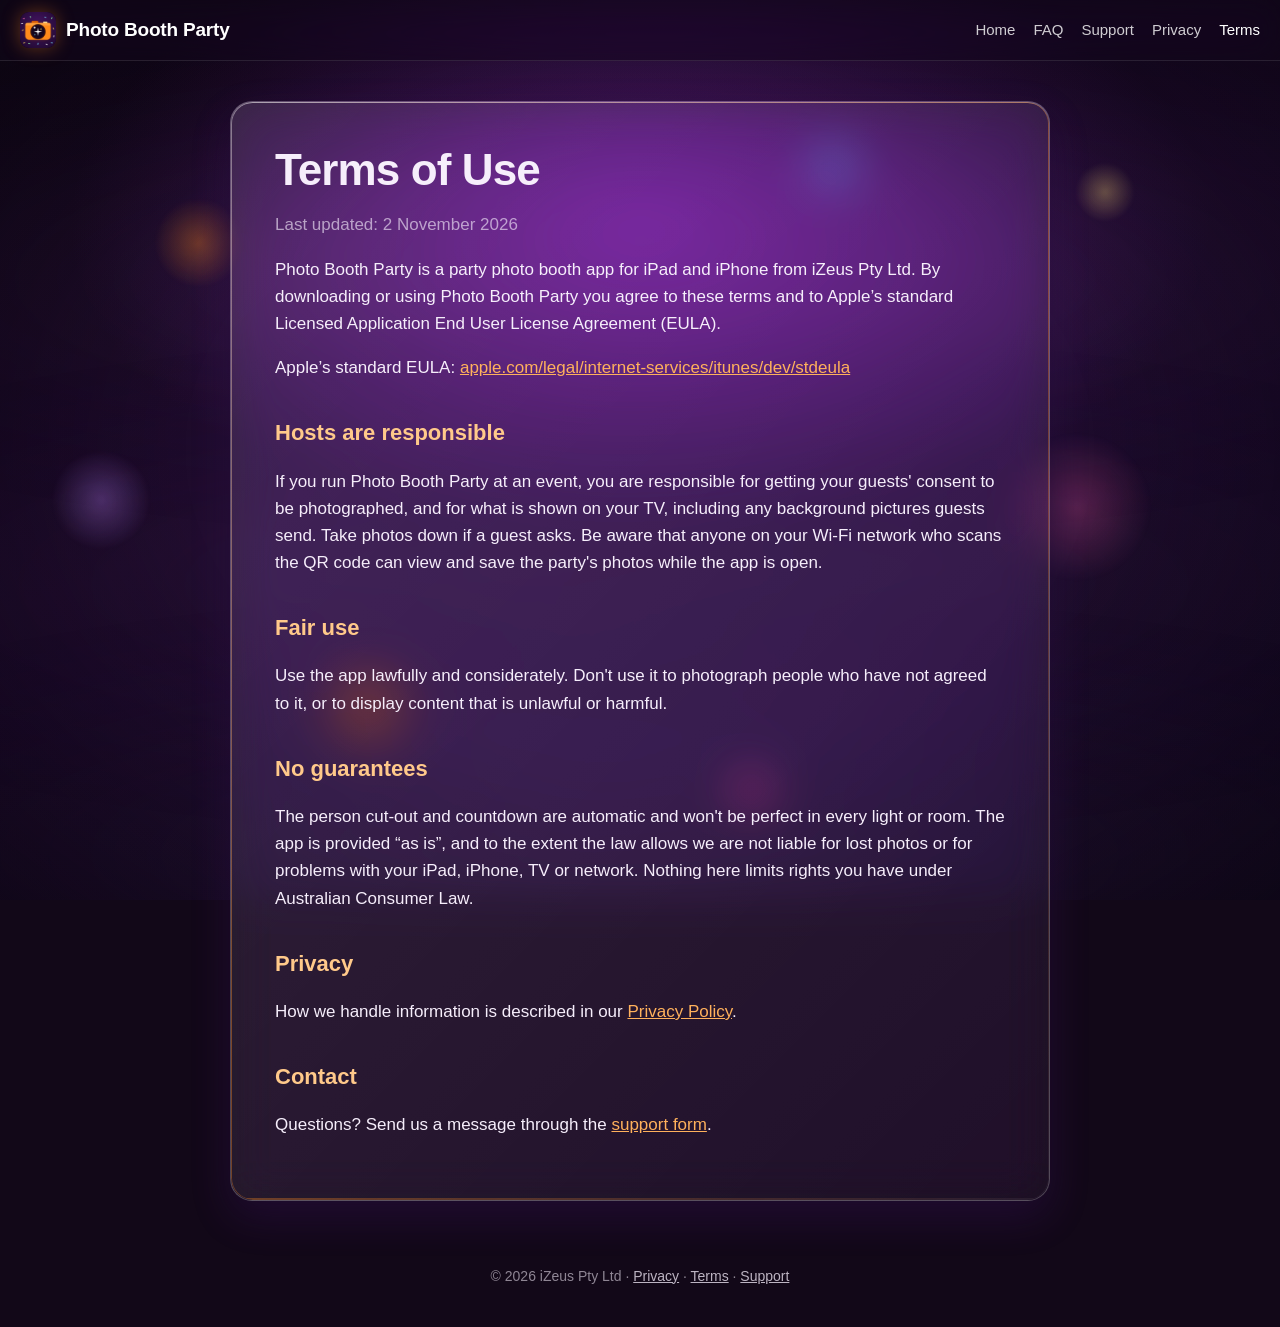
<file: terms.html>
<!DOCTYPE html>
<html lang="en">
<head>
<meta charset="utf-8">
<meta name="viewport" content="width=device-width, initial-scale=1, viewport-fit=cover">
<title>Photo Booth Party Terms of Use</title>
<meta name="description" content="Terms of Use (EULA) for the Photo Booth Party app.">
<meta name="theme-color" content="#120818">
<meta property="og:title" content="Photo Booth Party Terms of Use">
<meta property="og:description" content="Terms of Use (EULA) for the Photo Booth Party app.">
<meta property="og:image" content="https://photoboothparty.izeus.org/assets/icon-512.png">
<link rel="icon" type="image/png" sizes="32x32" href="assets/icon-32.png">
<link rel="icon" type="image/png" sizes="512x512" href="assets/icon-512.png">
<link rel="apple-touch-icon" href="assets/icon-180.png">
<link rel="stylesheet" href="assets/style.css?v=mvyt03xp">
</head>
<body>
<div class="bg" aria-hidden="true">
  <div class="glow"></div>
  <div class="orb o1"></div><div class="orb o2"></div><div class="orb o3"></div><div class="orb o4"></div><div class="orb o5"></div><div class="orb o6"></div><div class="orb o7"></div>
  <div class="fog f1"></div><div class="fog f2"></div><div class="fog f3"></div>
  <div class="vignette"></div>
</div>
<header class="nav">
  <a class="brand" href="index.html"><img src="assets/icon-180.png" alt="" width="36" height="36"><span>Photo Booth Party</span></a>
  <nav class="nav-links"><a href="index.html">Home</a><a href="index.html#faq">FAQ</a><a href="support.html">Support</a><a href="privacy.html">Privacy</a><a href="terms.html" aria-current="page">Terms</a></nav>
</header>
<main class="wrap"><article class="doc glass">
<h1>Terms of Use</h1>
<p class="muted">Last updated: 2 November 2026</p>
<p>Photo Booth Party is a party photo booth app for iPad and iPhone from iZeus Pty Ltd. By downloading or using Photo Booth Party you agree to these terms and to Apple&rsquo;s standard Licensed Application End User License Agreement (EULA).</p>
<p>Apple&rsquo;s standard EULA: <a href="https://www.apple.com/legal/internet-services/itunes/dev/stdeula/">apple.com/legal/internet-services/itunes/dev/stdeula</a></p>

<h2>Hosts are responsible</h2>
<p>If you run Photo Booth Party at an event, you are responsible for getting your guests' consent to be photographed, and for what is shown on your TV, including any background pictures guests send. Take photos down if a guest asks. Be aware that anyone on your Wi-Fi network who scans the QR code can view and save the party's photos while the app is open.</p>

<h2>Fair use</h2>
<p>Use the app lawfully and considerately. Don't use it to photograph people who have not agreed to it, or to display content that is unlawful or harmful.</p>

<h2>No guarantees</h2>
<p>The person cut-out and countdown are automatic and won't be perfect in every light or room. The app is provided &ldquo;as is&rdquo;, and to the extent the law allows we are not liable for lost photos or for problems with your iPad, iPhone, TV or network. Nothing here limits rights you have under Australian Consumer Law.</p>

<h2>Privacy</h2>
<p>How we handle information is described in our <a href="privacy.html">Privacy Policy</a>.</p>

<h2>Contact</h2>
<p>Questions? Send us a message through the <a href="support.html#contact">support form</a>.</p>
</article></main>
<footer class="foot">&copy; 2026 iZeus Pty Ltd &middot; <a href="privacy.html">Privacy</a> &middot; <a href="terms.html">Terms</a> &middot; <a href="support.html">Support</a></footer>
</body>
</html>
</file>
<file: assets/style.css>
*,*::before,*::after{box-sizing:border-box}
html{scroll-behavior:smooth;color-scheme:dark}
body{margin:0;min-height:100vh;background:#120818;color:#f6eefb;font:17px/1.6 ui-rounded,"SF Pro Rounded",-apple-system,BlinkMacSystemFont,"Segoe UI",Roboto,sans-serif;-webkit-font-smoothing:antialiased;overflow-x:hidden}
a{color:#ffb15c}
a:hover{color:#ffd09b}
img{display:block;max-width:100%}

/* Ambient background: deep purple, soft glowing party bokeh */
.bg{position:fixed;inset:0;z-index:-1;overflow:hidden;background:linear-gradient(160deg,#120818,#1d0b2b 45%,#140a22)}
.glow{position:absolute;left:50%;top:-10%;width:90vw;height:70vh;margin-left:-45vw;background:radial-gradient(ellipse at center,rgba(96,30,130,.7),transparent 70%)}
.fog{position:absolute;left:-30%;width:160%;height:46vh;border-radius:50%;filter:blur(70px);opacity:.28;background:radial-gradient(ellipse at center,rgba(230,150,220,.3),rgba(120,70,170,.12) 50%,transparent 72%);will-change:transform}
.fog.f1{top:8%;animation:mist1 38s ease-in-out infinite alternate}
.fog.f2{top:42%;opacity:.22;animation:mist2 52s ease-in-out infinite alternate}
.fog.f3{top:72%;opacity:.3;animation:mist1 46s ease-in-out -20s infinite alternate}
.orb{position:absolute;border-radius:50%;filter:blur(1.5px);animation:float 18s ease-in-out infinite;will-change:transform}
.orb.o1{width:90px;height:90px;left:12%;top:22%;background:radial-gradient(circle,rgba(255,138,26,.38),transparent 70%)}
.orb.o2{width:150px;height:150px;right:10%;top:48%;background:radial-gradient(circle,rgba(255,92,170,.26),transparent 70%);animation-delay:-6s}
.orb.o3{width:80px;height:80px;left:62%;top:14%;background:radial-gradient(circle,rgba(120,200,255,.32),transparent 70%);animation-delay:-11s}
.orb.o4{width:120px;height:120px;left:24%;top:72%;background:radial-gradient(circle,rgba(255,138,26,.26),transparent 70%);animation-delay:-3s}
.orb.o5{width:60px;height:60px;left:84%;top:18%;background:radial-gradient(circle,rgba(255,220,120,.38),transparent 70%);animation-delay:-8s}
.orb.o6{width:100px;height:100px;left:4%;top:50%;background:radial-gradient(circle,rgba(190,130,255,.34),transparent 70%);animation-delay:-14s}
.orb.o7{width:70px;height:70px;left:56%;top:84%;background:radial-gradient(circle,rgba(255,92,170,.3),transparent 70%);animation-delay:-5s}
.vignette{position:absolute;inset:0;background:radial-gradient(ellipse at center,transparent 50%,rgba(5,2,9,.5))}
@keyframes mist1{from{transform:translateX(-8%)}to{transform:translateX(8%) translateY(4%)}}
@keyframes mist2{from{transform:translateX(7%)}to{transform:translateX(-9%) translateY(-5%)}}
@keyframes float{0%,100%{transform:translate(0,0)}50%{transform:translate(26px,-34px)}}
@media (prefers-reduced-motion:reduce){.fog,.orb{animation:none!important}}

/* Liquid glass */
.glass{position:relative;background:linear-gradient(135deg,rgba(255,255,255,.12),rgba(255,255,255,.04));border:1px solid rgba(255,255,255,.22);border-radius:22px;box-shadow:0 16px 40px rgba(120,40,190,.2),0 12px 30px rgba(0,0,0,.4),inset 0 1px 0 rgba(255,255,255,.3);backdrop-filter:blur(22px) saturate(170%);-webkit-backdrop-filter:blur(22px) saturate(170%)}
.glass::before{content:"";position:absolute;inset:0;border-radius:inherit;padding:1.2px;background:linear-gradient(135deg,rgba(255,255,255,.4),rgba(255,138,26,.4),rgba(255,255,255,.05));-webkit-mask:linear-gradient(#000 0 0) content-box,linear-gradient(#000 0 0);-webkit-mask-composite:xor;mask-composite:exclude;pointer-events:none}

.nav{position:sticky;top:0;z-index:10;display:flex;align-items:center;justify-content:space-between;gap:16px;padding:12px max(20px,env(safe-area-inset-left));background:rgba(18,8,24,.55);backdrop-filter:blur(18px) saturate(160%);-webkit-backdrop-filter:blur(18px) saturate(160%);border-bottom:1px solid rgba(255,255,255,.1)}
.brand{display:flex;align-items:center;gap:10px;color:#fff;text-decoration:none;font-weight:800;font-size:19px;letter-spacing:-.01em}
.brand img{width:36px;height:36px;border-radius:9px;box-shadow:0 0 18px rgba(255,138,26,.35)}
.nav-links{display:flex;gap:18px;font-size:15px}
.nav-links a{color:rgba(255,255,255,.8);text-decoration:none}
.nav-links a:hover,.nav-links a[aria-current]{color:#fff}

.wrap{max-width:860px;margin:0 auto;padding:0 20px}
.wrap.wide{max-width:1140px}
.lead{font-size:clamp(18px,2.2vw,21px);color:rgba(246,238,251,.86);max-width:32em;margin:0 0 26px}

/* Landing page */
.pitch{display:grid;grid-template-columns:1fr 1.05fr;gap:48px;align-items:center;padding:64px 0 40px}
.eyebrow{display:inline-block;font-size:13px;font-weight:700;letter-spacing:.14em;text-transform:uppercase;color:#ffb15c;background:rgba(255,138,26,.12);border:1px solid rgba(255,138,26,.42);padding:6px 12px;border-radius:999px}
.pitch h1{font-size:clamp(40px,6vw,68px);line-height:1.04;margin:18px 0 18px;font-weight:900;letter-spacing:-.03em}
.grad{background:linear-gradient(90deg,#ff8a1a,#ffd09b 55%,#fff);-webkit-background-clip:text;background-clip:text;color:transparent}
.cta-row{display:flex;flex-wrap:wrap;gap:14px;align-items:center}
.meta{margin:16px 0 0;font-size:14px;color:rgba(246,238,251,.6)}
.store{display:inline-flex;align-items:center;gap:10px;background:#000;color:#fff;border:1px solid rgba(255,255,255,.4);border-radius:12px;padding:9px 18px 9px 14px;text-decoration:none;box-shadow:0 8px 22px rgba(0,0,0,.35);transition:transform .12s ease}
.store:hover{color:#fff;transform:translateY(-2px)}
.store small{display:block;font-size:11px;opacity:.8;line-height:1.1}
.store b{display:block;font-size:20px;line-height:1.15;letter-spacing:-.01em}
.store svg{width:26px;height:26px;fill:#fff}
.btn.btn-ghost{background:rgba(255,255,255,.08);box-shadow:none;text-decoration:none;color:#fff}
.btn.btn-ghost:hover{color:#fff;background:rgba(255,255,255,.14)}
.pitch-art{position:relative;display:flex;justify-content:center;padding-bottom:30px}
.pitch-art .frame{width:100%;transform:rotate(-2deg);animation:bob 9s ease-in-out infinite}
.pitch-logo{position:absolute;left:-14px;bottom:0;width:112px;height:112px;border-radius:26px;border:3px solid rgba(255,255,255,.85);box-shadow:0 0 40px rgba(255,138,26,.5),0 20px 50px rgba(0,0,0,.55);animation:float 12s ease-in-out infinite}
@keyframes bob{0%,100%{transform:rotate(-2deg) translateY(0)}50%{transform:rotate(-1deg) translateY(-12px)}}
.frame{padding:9px;border-radius:26px;background:linear-gradient(160deg,#2a1a3a,#0d0714);border:1px solid rgba(255,255,255,.28);box-shadow:0 30px 70px rgba(0,0,0,.6),0 0 50px rgba(255,138,26,.16)}
.frame img{width:100%;height:auto;border-radius:18px}

section[id]{scroll-margin-top:80px}
.section-title{text-align:center;font-size:clamp(28px,4vw,40px);line-height:1.15;letter-spacing:-.02em;margin:64px 0 10px}
.section-sub{text-align:center;color:rgba(246,238,251,.74);max-width:40em;margin:0 auto 32px}
.features{display:grid;grid-template-columns:repeat(3,1fr);gap:18px}
.feature{padding:24px}
.feature .icon{width:48px;height:48px;border-radius:14px;display:grid;place-items:center;margin-bottom:14px;background:linear-gradient(160deg,rgba(255,138,26,.7),rgba(120,40,190,.6));border:1px solid rgba(255,255,255,.28)}
.feature .icon svg{width:26px;height:26px;stroke:#fff;fill:none;stroke-width:2;stroke-linecap:round;stroke-linejoin:round}
.feature h3{margin:0 0 6px;font-size:19px}
.feature p{margin:0;color:rgba(246,238,251,.78);font-size:15.5px}
.shots{display:flex;gap:24px;overflow-x:auto;scroll-snap-type:x mandatory;padding:10px 4px 26px;justify-content:safe center;-webkit-overflow-scrolling:touch}
.shot{flex:0 0 auto;width:min(440px,82vw);margin:0;scroll-snap-align:center;text-align:center}
.shot figcaption{margin-top:14px;font-weight:700}
.steps{counter-reset:step;display:grid;grid-template-columns:repeat(4,1fr);gap:18px;list-style:none;padding:16px 0 0;margin:0}
.steps li{counter-increment:step;position:relative;padding:28px 22px 22px}
.steps li::after{content:counter(step);position:absolute;top:-16px;left:20px;width:38px;height:38px;border-radius:50%;display:grid;place-items:center;font-weight:900;color:#1a0a24;background:linear-gradient(135deg,#ff8a1a,#ffb15c);border:1px solid rgba(255,255,255,.5);box-shadow:0 6px 18px rgba(255,138,26,.5)}
.steps h3{margin:6px 0 6px;font-size:18px}
.steps p{margin:0;color:rgba(246,238,251,.78);font-size:15.5px}
.band{text-align:center;padding:44px 24px;margin:72px 0 56px}
.band img{width:88px;height:88px;margin:0 auto 14px;border-radius:21px;box-shadow:0 0 34px rgba(255,138,26,.45)}
.band h2{font-size:clamp(26px,3.6vw,36px);margin:0 0 8px;letter-spacing:-.02em}
.band p{color:rgba(246,238,251,.8);margin:0 0 20px}
.band .fine{font-size:13px;color:rgba(246,238,251,.55);margin:22px 0 0}

.doc{margin:40px auto 64px;padding:clamp(22px,4vw,44px)}
.doc h1{font-size:clamp(32px,5vw,44px);line-height:1.1;margin:0 0 6px;letter-spacing:-.02em}
.doc h2{font-size:22px;margin:34px 0 8px;color:#ffc98a}
.doc ul{padding-left:1.2em}
.doc li{margin:6px 0}
.muted{color:rgba(246,238,251,.62)}
.faq-q{font-weight:700;margin:18px 0 2px}
.faq-a{margin:0;color:rgba(246,238,251,.82)}

.contact{display:grid;gap:14px;margin:18px 0 8px}
.contact label{display:grid;gap:6px;font-size:15px;font-weight:600}
.contact input,.contact textarea{width:100%;padding:12px 14px;border-radius:14px;border:1px solid rgba(255,255,255,.22);background:rgba(255,255,255,.07);color:#fff;font:inherit;font-weight:400}
.contact textarea{min-height:150px;resize:vertical}
.contact input:focus,.contact textarea:focus{outline:none;border-color:#ff8a1a;box-shadow:0 0 0 3px rgba(255,138,26,.28)}
.hp{position:absolute;left:-9999px;width:1px;height:1px;overflow:hidden}
.btn{justify-self:start;display:inline-flex;align-items:center;gap:8px;padding:11px 22px;border:1px solid rgba(255,255,255,.45);border-radius:999px;background:linear-gradient(135deg,#ff8a1a,#e0580c);color:#fff;font:inherit;font-weight:700;font-size:16px;cursor:pointer;box-shadow:0 6px 18px rgba(255,138,26,.4);transition:transform .12s ease}
.btn:active{transform:scale(.96)}
.notice{padding:12px 16px;border-radius:14px;margin:16px 0}
.notice.ok{background:rgba(13,158,148,.2);border:1px solid rgba(13,158,148,.55)}
.notice.err{background:rgba(224,71,87,.18);border:1px solid rgba(224,71,87,.55)}
[hidden]{display:none!important}

.foot{text-align:center;padding:0 20px 40px;font-size:14px;color:rgba(246,238,251,.55)}
.foot a{color:rgba(246,238,251,.75)}

@media (prefers-reduced-motion:reduce){.pitch-art .frame,.pitch-logo{animation:none!important}}
@media (max-width:980px){.features{grid-template-columns:1fr 1fr}.steps{grid-template-columns:1fr 1fr;row-gap:32px}}
@media (max-width:820px){.pitch{grid-template-columns:1fr;text-align:center;padding-top:44px}.lead{margin-left:auto;margin-right:auto}.cta-row{justify-content:center}.shots{justify-content:flex-start}.pitch-logo{left:0}}
@media (max-width:720px){.nav-links{gap:12px;font-size:14px}.brand span{display:none}.features,.steps{grid-template-columns:1fr}.eyebrow{font-size:11px;letter-spacing:.08em}.pitch-logo{width:88px;height:88px;border-radius:21px}}

/* iPhone frames, themes */
.pitch-art{align-items:flex-start}
.frame.phone{padding:7px;border-radius:30px}
.frame.phone img{border-radius:23px}
.pitch-art .pitch-phone{position:absolute;right:-6px;bottom:-4px;width:30%;transform:rotate(3deg);animation:float 14s ease-in-out -4s infinite}
.pitch-art .pitch-phone .frame{display:block;width:100%;transform:none;animation:none}
.shots{align-items:flex-start}
.shot.phone{width:min(230px,56vw)}
.shot.ipad{width:min(440px,82vw)}
.themes{display:grid;grid-template-columns:repeat(4,1fr);gap:18px}
.theme{padding:22px}
.theme h3{margin:0 0 6px;font-size:19px;color:#ffc98a}
.theme p{margin:0;color:rgba(246,238,251,.78);font-size:15.5px}
@media (max-width:980px){.themes{grid-template-columns:1fr 1fr}}
@media (max-width:720px){.themes{grid-template-columns:1fr}.pitch-art .pitch-phone{width:28%;right:0}}
@media (prefers-reduced-motion:reduce){.pitch-phone{animation:none!important}}

.faq-list{max-width:820px;margin:0 auto;display:grid;gap:12px}
.faq-item{padding:0}
.faq-item summary{cursor:pointer;list-style:none;padding:18px 52px 18px 22px;font-weight:700;font-size:18px;position:relative}
.faq-item summary::-webkit-details-marker{display:none}
.faq-item summary::after{content:"+";position:absolute;right:22px;top:50%;transform:translateY(-50%);font-size:26px;font-weight:400;color:#ff8a1a;transition:transform .2s}
.faq-item[open] summary::after{transform:translateY(-50%) rotate(45deg)}
.faq-item p{margin:0;padding:0 22px 20px;color:rgba(246,238,251,.82)}
.faq-item summary:focus-visible{outline:2px solid #ff8a1a;outline-offset:2px;border-radius:22px}
</file>
